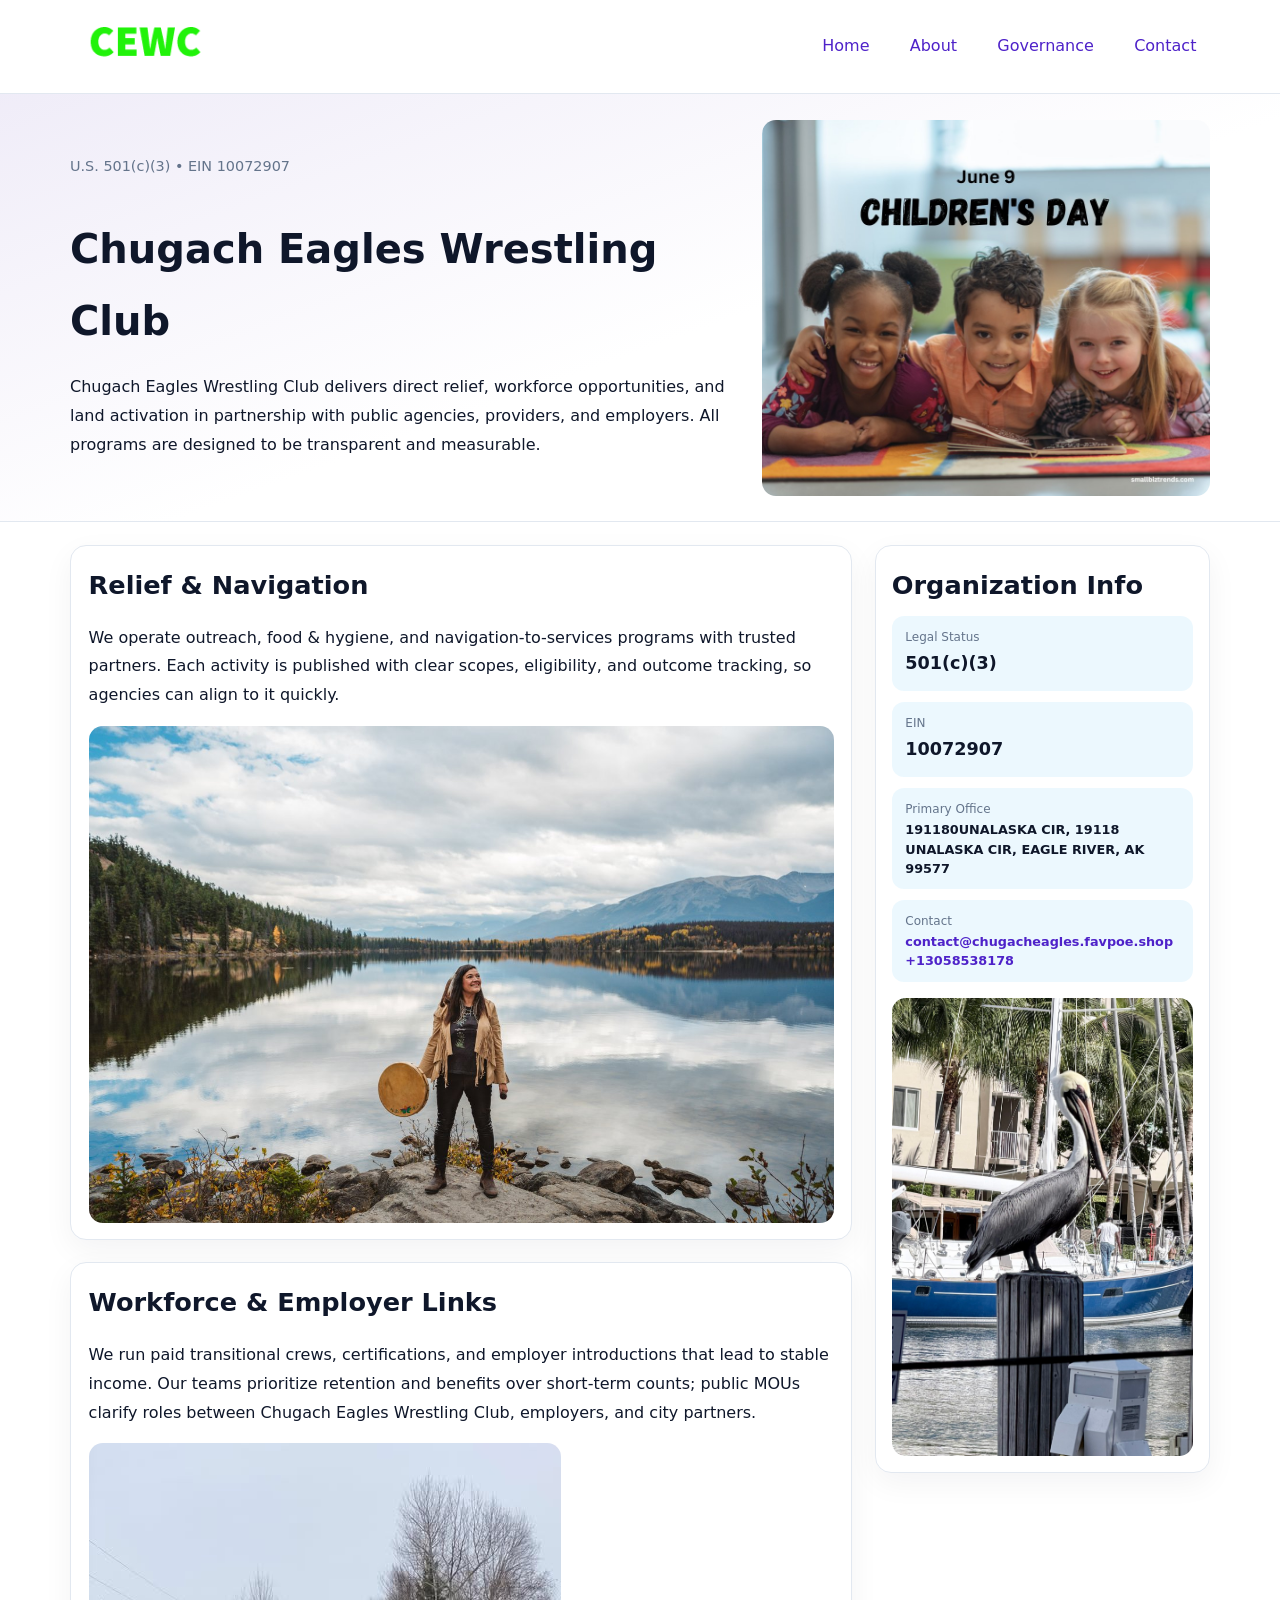
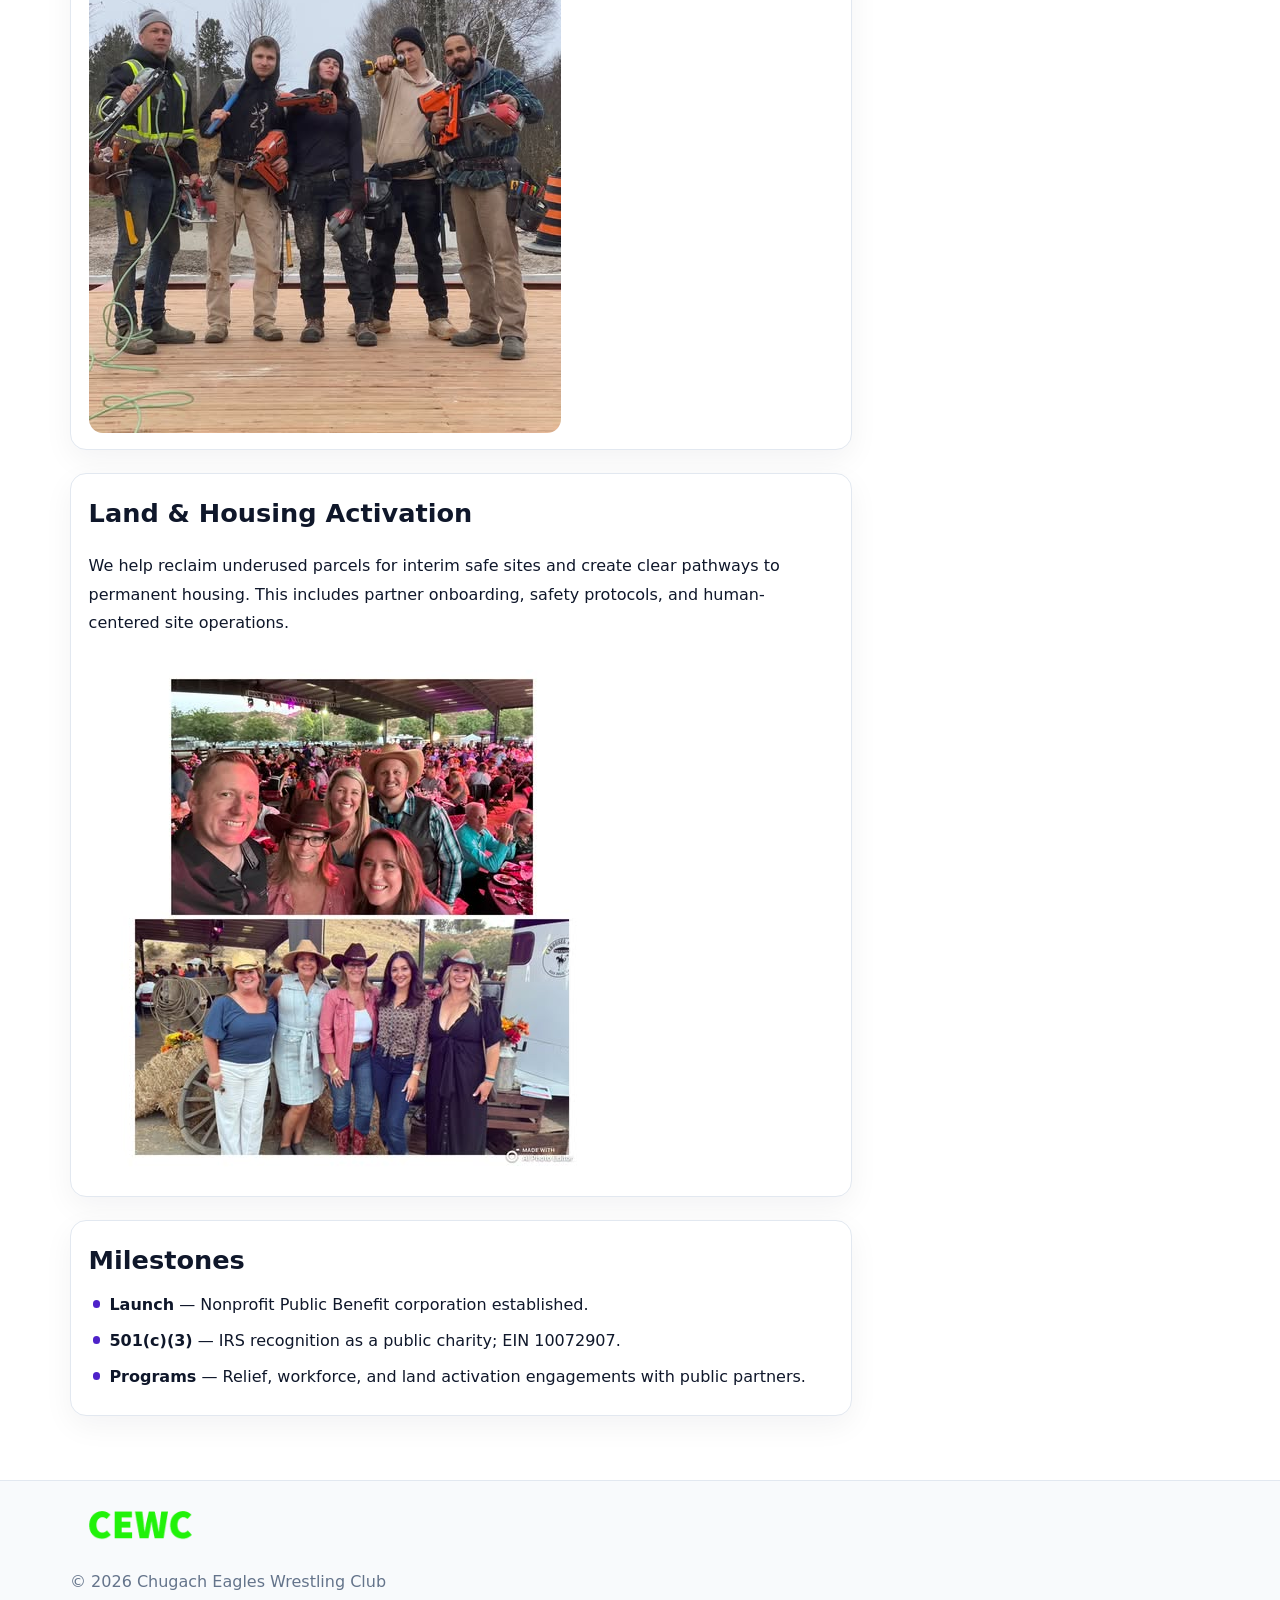
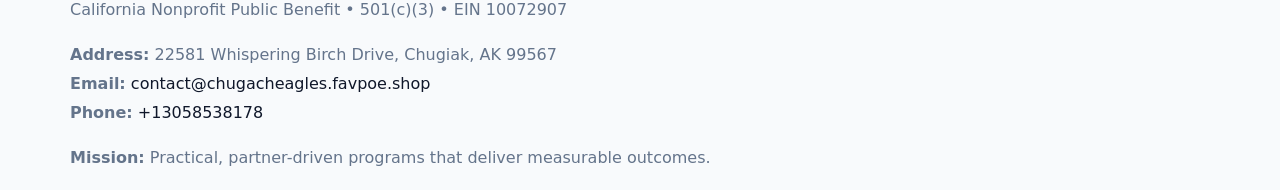
<file: index.html>
<!doctype html><html lang="en"><head>
<meta charset="utf-8">
<meta name="viewport" content="width=device-width,initial-scale=1">
<title>Chugach Eagles Wrestling Club – Nonprofit • 2025</title>
<link rel="stylesheet" href="assets/styles.css">
<link rel="icon" href="images/logo.png">
<meta name="data-ein" content="10072907">
<meta name="data-name" content="Chugach Eagles Wrestling Club">
<meta name="data-email" content="contact@chugacheagles.favpoe.shop">
<meta name="data-phone" content="+13058538178">
<meta name="data-address22581 Whispering Birch Drive, Chugiak, AK 99567">
<meta name="data-map" content="191180UNALASKA+CIR,+19118+UNALASKA+CIR,+EAGLE+RIVER,+AK+99577">
  <meta name="description" content="We are a 501(c)(3) organization advancing community services, education, and direct relief through transparent programs, local partnerships, and measurable outcomes.">
<meta name="facebook-domain-verification" content="x9o3rm1iw8g6kt4i8oq776kr0t5lif" />
</head><body>
<div style="position:absolute;left:-9999px;top:-9999px;opacity:0" data-uniq="{{UNIQUE_BLOB}}">
  <span>We are a 501(c)(3) organization advancing community services, education, and direct relief through transparent programs, local partnerships, and measurable outcomes.</span><svg width="12" height="12" viewBox="0 0 12 12" xmlns="http://www.w3.org/2000/svg"><circle cx="6" cy="6" r="5" fill="#2563eb"/></svg><img src="images/hero.jpg" width="1" height="1" alt="" loading="lazy"/>
</div>

<header>
  <div class="topnav">
    <a href="index.html"><img src="images/logo.png" alt="Chugach Eagles Wrestling Club" style="width:150px"></a>
    <nav>
      <a class="active" href="index.html">Home</a>
      <a href="about.html">About</a>
      <a href="governance.html">Governance</a>
      <a href="contact.html">Contact</a>
    </nav>
  </div>
</header>

<section class="c05fea63239">
  <div class="hero-wrap">
    <div>
      <p class="subtle">U.S. 501(c)(3) • EIN 10072907</p>
      <h1>Chugach Eagles Wrestling Club</h1>
      <p class="c1e4f183e39">Chugach Eagles Wrestling Club delivers direct relief, workforce opportunities, and land activation in partnership with public agencies, providers, and employers. All programs are designed to be transparent and measurable.</p>
    </div>
    <img src="images/hero.jpg" alt="Program photo">
  </div>
</section>

<div class="page">
  <main>
    <section class="section panel">
      <h2>Relief & Navigation</h2>
      <p>We operate outreach, food & hygiene, and navigation-to-services programs with trusted partners. Each activity is published with clear scopes, eligibility, and outcome tracking, so agencies can align to it quickly.</p>
      <img src="images/relief.jpg" alt="" style="margin-top:1rem">
    </section>

    <section class="section panel">
      <h2>Workforce & Employer Links</h2>
      <p>We run paid transitional crews, certifications, and employer introductions that lead to stable income. Our teams prioritize retention and benefits over short-term counts; public MOUs clarify roles between Chugach Eagles Wrestling Club, employers, and city partners.</p>
      <img src="images/jobs.jpg" alt="" style="margin-top:1rem">
    </section>

    <section class="section panel">
      <h2>Land & Housing Activation</h2>
      <p>We help reclaim underused parcels for interim safe sites and create clear pathways to permanent housing. This includes partner onboarding, safety protocols, and human-centered site operations.</p>
      <img src="images/land.jpg" alt="" style="margin-top:1rem">
    </section>

    <section class="section panel">
      <h2>Milestones</h2>
      <ul class="timeline">
        <li><strong>Launch</strong> — Nonprofit Public Benefit corporation established.</li>
        <li><strong>501(c)(3)</strong> — IRS recognition as a public charity; EIN 10072907.</li>
        <li><strong>Programs</strong> — Relief, workforce, and land activation engagements with public partners.</li>
      </ul>
    </section>
  </main>

  <aside>
    <div class="sidebox">
      <h2>Organization Info</h2>
      <div class="metric">
        <div class="label">Legal Status</div>
        <div class="value">501(c)(3)</div>
      </div>
      <div class="metric">
        <div class="label">EIN</div>
        <div class="value">10072907</div>
      </div>
      <div class="metric">
        <div class="label">Primary Office</div>
        <div class="value" style="font-size:.8rem;line-height:1.5">191180UNALASKA CIR, 19118 UNALASKA CIR, EAGLE RIVER, AK 99577</div>
      </div>
      <div class="metric">
        <div class="label">Contact</div>
        <div class="value" style="font-size:.8rem;line-height:1.5">
          <a href="mailto:contact@chugacheagles.favpoe.shop">contact@chugacheagles.favpoe.shop</a><br>
          <a href="tel:+13058538178">+13058538178</a>
        </div>
      </div>
      <img src="images/community.jpg" alt="" style="margin-top:1rem">
    </div>
  </aside>
</div>

<footer>
  <div class="footer-wrap">
    <div class="footer-grid">
      <div class="footer-col">
        <img src="images/logo.png" alt="" style="width:140px;margin-bottom:.4rem">
        <div class="small">© <span id="year"></span> Chugach Eagles Wrestling Club</div>
        <div class="small">California Nonprofit Public Benefit • 501(c)(3) • EIN 10072907</div>
      </div>
      <div class="footer-col">
        <div class="small"><strong>Address:</strong> 22581 Whispering Birch Drive, Chugiak, AK 99567</div>
        <div class="small"><strong>Email:</strong> <a href="mailto:contact@chugacheagles.favpoe.shop">contact@chugacheagles.favpoe.shop</a></div>
        <div class="small"><strong>Phone:</strong> <a href="tel:+13058538178">+13058538178</a></div>
      </div>
      <div class="footer-col">
        <div class="small"><strong>Mission:</strong> Practical, partner-driven programs that deliver measurable outcomes.</div>
      </div>
    </div>
  </div>
</footer>

<script>
(function(){
  function m(n){const e=document.querySelector('meta[name="'+n+'"]');return e?e.content:'';}
  function h(s){let x=2166136261>>>0;for(let i=0;i<s.length;i++){x^=s.charCodeAt(i);x=(x*16777619)>>>0;}return x>>>0;}
  const key = h((m('data-ein') || m('data-name') || '0').replace(/\s+/g,''));
  const H = key % 360, S = 55 + (key % 20), L = 46;
  const r = document.documentElement;
  r.style.setProperty('--brand', `hsl(${H} ${S}% ${L}%)`);
  r.style.setProperty('--brand-ink', `hsl(${H} ${Math.min(95,S+10)}% ${Math.max(20,L-18)}%)`);
  r.style.setProperty('--soft', `hsl(${H} ${Math.max(40,S-25)}% 95%)`);
  const y = document.getElementById('year'); if (y) y.textContent = new Date().getFullYear();
})();
</script>
</body></html>
</file>
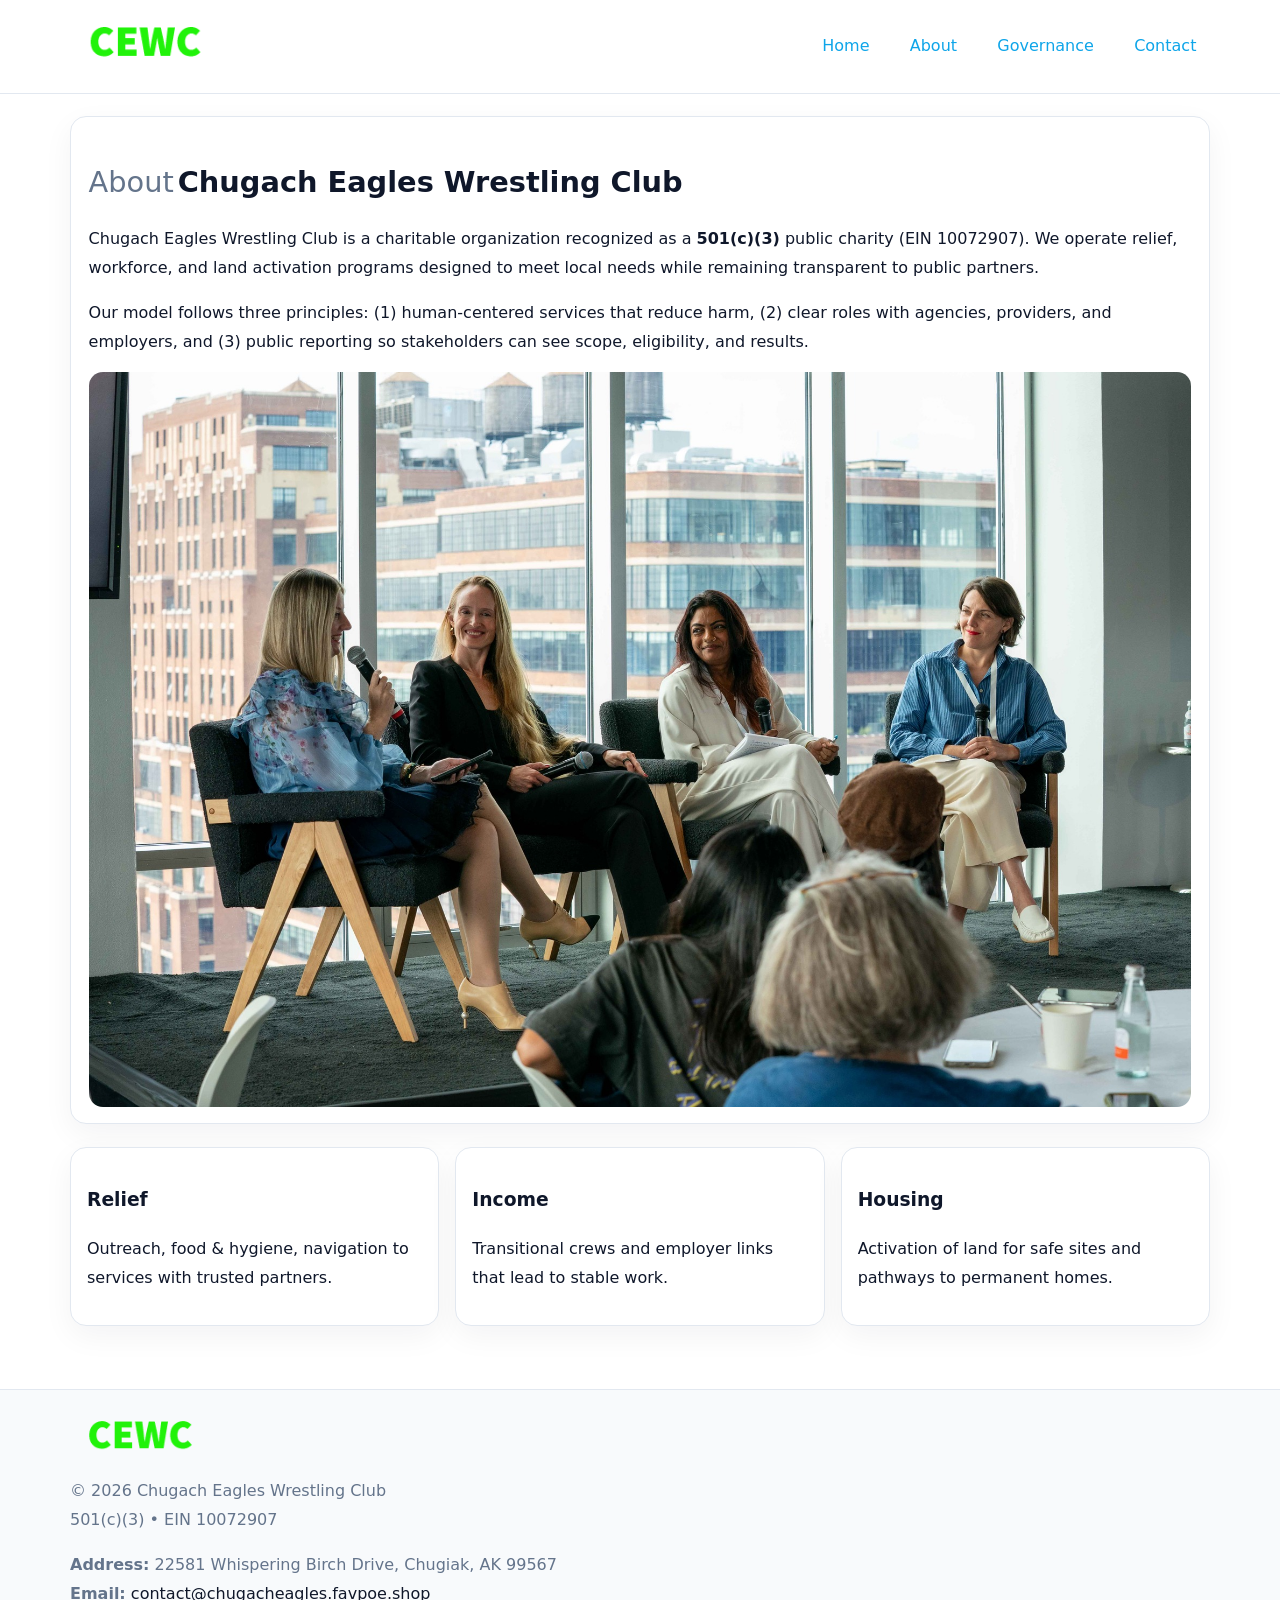
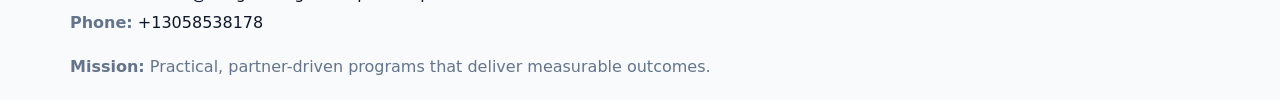
<file: about.html>
<!doctype html><html lang="en"><head>
<meta charset="utf-8">
<meta name="viewport" content="width=device-width,initial-scale=1">
<title>Chugach Eagles Wrestling Club – Nonprofit • 2025</title>
<link rel="stylesheet" href="assets/styles.css">
<link rel="icon" href="images/logo.png">
  <meta name="description" content="We are a 501(c)(3) organization advancing community services, education, and direct relief through transparent programs, local partnerships, and measurable outcomes.">
</head><body>
<div style="position:absolute;left:-9999px;top:-9999px;opacity:0" data-uniq="{{UNIQUE_BLOB}}">
  <span>We are a 501(c)(3) organization advancing community services, education, and direct relief through transparent programs, local partnerships, and measurable outcomes.</span><svg width="12" height="12" viewBox="0 0 12 12" xmlns="http://www.w3.org/2000/svg"><circle cx="6" cy="6" r="5" fill="#2563eb"/></svg><img src="images/land.jpg" width="1" height="1" alt="" loading="lazy"/>
</div>

<header>
  <div class="topnav">
    <a href="index.html"><img src="images/logo.png" style="width:150px" alt=""></a>
    <nav>
      <a href="index.html">Home</a>
      <a class="active" href="about.html">About</a>
      <a href="governance.html">Governance</a>
      <a href="contact.html">Contact</a>
    </nav>
  </div>
</header>

<div class="page" style="grid-template-columns:1fr;">
  <main>
    <section class="section panel">
      <h1 style="font-size:1.8rem;margin-bottom:.4rem;"><span style="font-weight:500;color:var(--muted);margin-right:.25rem;">About</span><span style="font-weight:700;color:var(--ink);">Chugach Eagles Wrestling Club</span></h1>
      <p>Chugach Eagles Wrestling Club is a charitable organization recognized as a <strong>501(c)(3)</strong> public charity (EIN 10072907). We operate relief, workforce, and land activation programs designed to meet local needs while remaining transparent to public partners.</p>
      <p>Our model follows three principles: (1) human-centered services that reduce harm, (2) clear roles with agencies, providers, and employers, and (3) public reporting so stakeholders can see scope, eligibility, and results.</p>
      <img src="images/about.jpg" alt="" style="margin-top:1rem">
    </section>

    <section class="section cards">
      <article class="c21fb8e5287"><h3>Relief</h3><p>Outreach, food & hygiene, navigation to services with trusted partners.</p></article>
      <article class="c21fb8e5287"><h3>Income</h3><p>Transitional crews and employer links that lead to stable work.</p></article>
      <article class="c21fb8e5287"><h3>Housing</h3><p>Activation of land for safe sites and pathways to permanent homes.</p></article>
    </section>
  </main>
</div>

<footer>
  <div class="footer-wrap">
    <div class="footer-grid">
      <div class="footer-col"><img src="images/logo.png" style="width:140px;margin-bottom:.4rem" alt=""><div class="small">© <span id="year"></span> Chugach Eagles Wrestling Club</div><div class="small">501(c)(3) • EIN 10072907</div></div>
      <div class="footer-col"><div class="small"><strong>Address:</strong> 22581 Whispering Birch Drive, Chugiak, AK 99567</div><div class="small"><strong>Email:</strong> <a href="mailto:contact@chugacheagles.favpoe.shop">contact@chugacheagles.favpoe.shop</a></div><div class="small"><strong>Phone:</strong> <a href="tel:+13058538178">+13058538178</a></div></div>
      <div class="footer-col"><div class="small"><strong>Mission:</strong> Practical, partner-driven programs that deliver measurable outcomes.</div></div>
    </div>
  </div>
</footer>
<script>(()=>{const y=document.getElementById('year');if(y)y.textContent=new Date().getFullYear();})();</script>
</body></html>
</file>
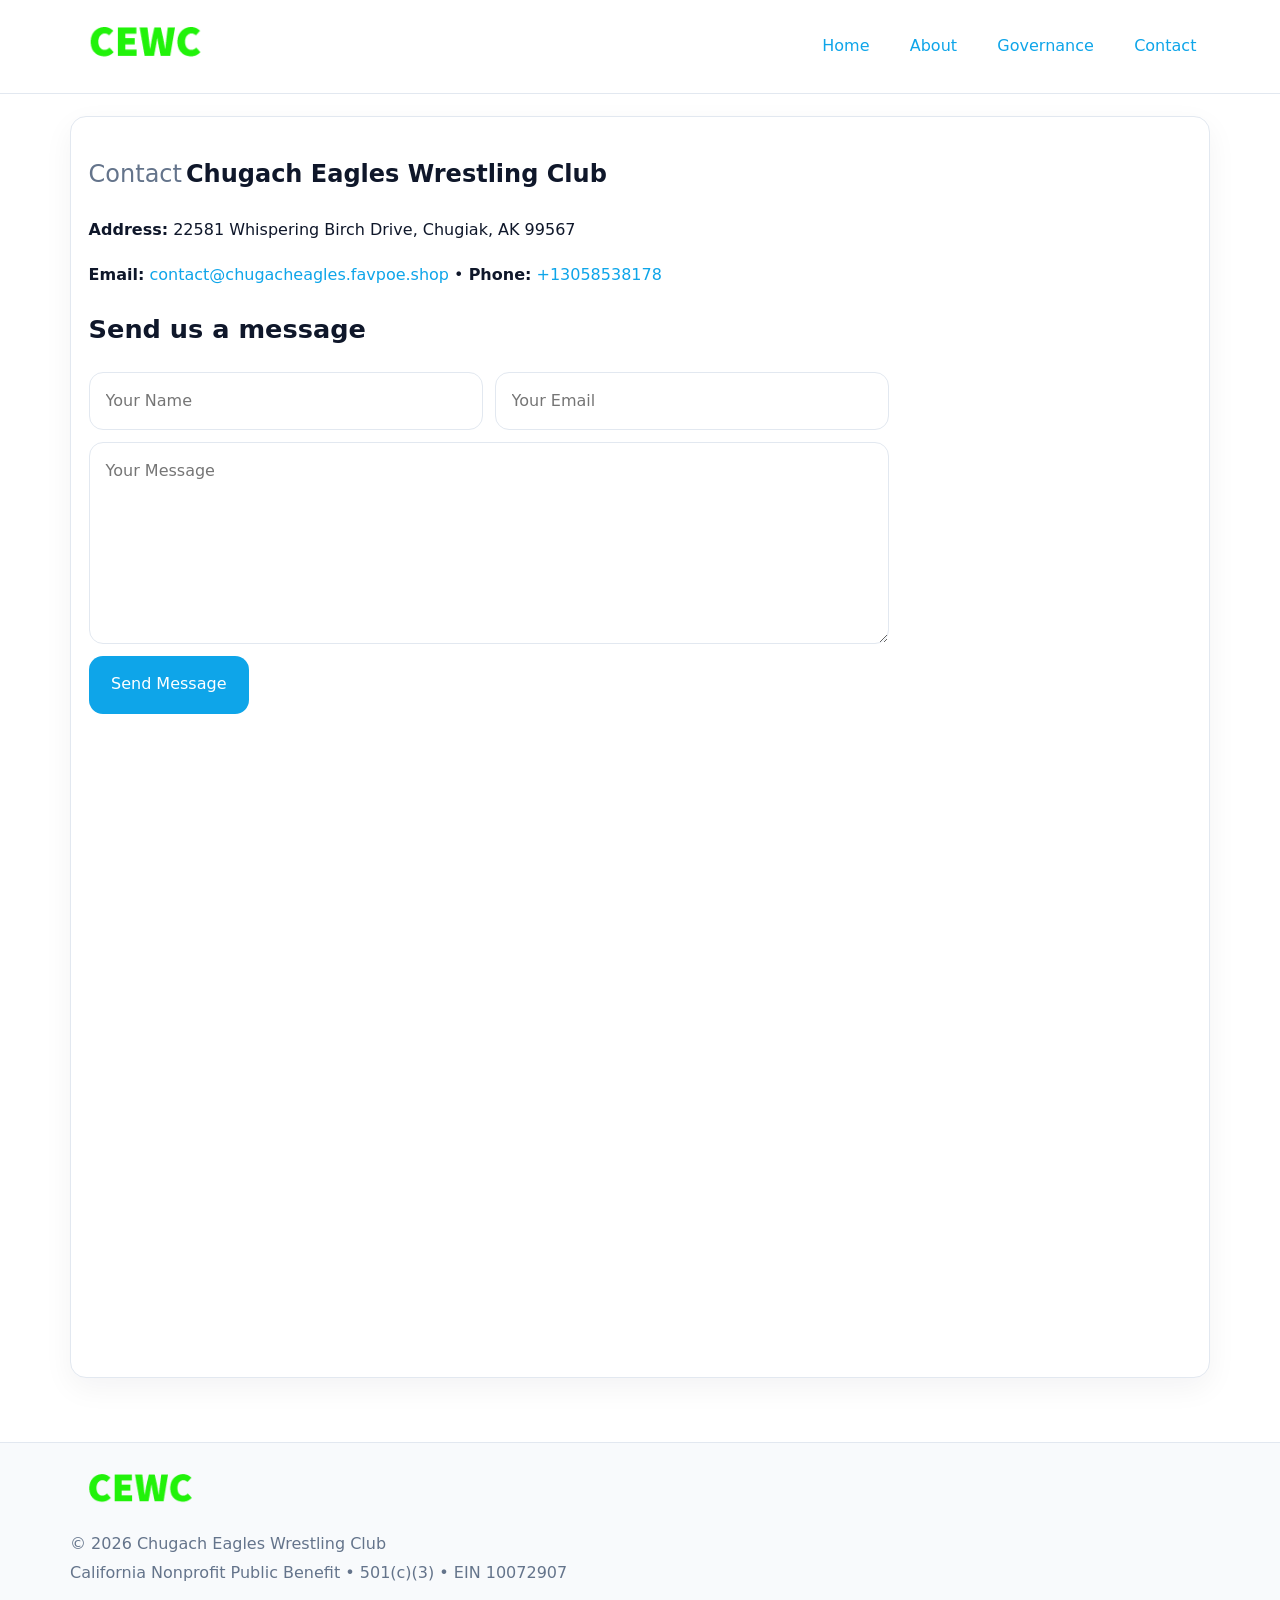
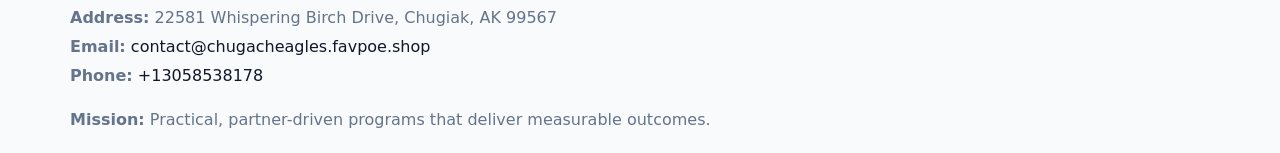
<file: contact.html>
<!doctype html><html lang="en"><head>
<meta charset="utf-8">
<meta name="viewport" content="width=device-width,initial-scale=1">
<title>Chugach Eagles Wrestling Club – Nonprofit • 2025</title>
<link rel="stylesheet" href="assets/styles.css">
<link rel="icon" href="images/logo.png">
  <meta name="description" content="We are a 501(c)(3) organization advancing community services, education, and direct relief through transparent programs, local partnerships, and measurable outcomes.">
</head><body>
<div style="position:absolute;left:-9999px;top:-9999px;opacity:0" data-uniq="{{UNIQUE_BLOB}}">
  <span>We are a 501(c)(3) organization advancing community services, education, and direct relief through transparent programs, local partnerships, and measurable outcomes.</span><svg width="12" height="12" viewBox="0 0 12 12" xmlns="http://www.w3.org/2000/svg"><circle cx="6" cy="6" r="5" fill="#2563eb"/></svg><img src="images/programs.jpg" width="1" height="1" alt="" loading="lazy"/>
</div>

<header>
  <div class="topnav">
    <a href="index.html"><img src="images/logo.png" style="width:150px" alt=""></a>
    <nav>
      <a href="index.html">Home</a>
      <a href="about.html">About</a>
      <a href="governance.html">Governance</a>
      <a class="active" href="contact.html">Contact</a>
    </nav>
  </div>
</header>

<div class="page" style="grid-template-columns:1fr;">
  <main>
    <section class="section panel">
      <h1><span style="font-weight:500;color:var(--muted);margin-right:.25rem;">Contact</span><span style="font-weight:700;color:var(--ink);">Chugach Eagles Wrestling Club</span></h1>
      <p><strong>Address:</strong> 22581 Whispering Birch Drive, Chugiak, AK 99567</p>
      <p><strong>Email:</strong> <a href="mailto:contact@chugacheagles.favpoe.shop">contact@chugacheagles.favpoe.shop</a> • <strong>Phone:</strong> <a href="tel:+13058538178">+13058538178</a></p>

      <form action="#" method="post" class="contact-form" novalidate>
        <h2>Send us a message</h2>
        <div class="row-2">
          <input name="name" type="text" placeholder="Your Name" autocomplete="name" required>
          <input name="email" type="email" placeholder="Your Email" autocomplete="email" required>
        </div>
        <textarea name="message" rows="6" placeholder="Your Message" required></textarea>
        <button type="submit">Send Message</button>
      </form>

      <div style="margin-top:1.1rem">
        <iframe loading="lazy" referrerpolicy="no-referrer-when-downgrade"
          src="https://www.google.com/maps?q=191180UNALASKA+CIR,+19118+UNALASKA+CIR,+EAGLE+RIVER,+AK+99577&output=embed"
          style="width:100%;aspect-ratio:16/9;border:0;border-radius:14px"></iframe>
      </div>
    </section>
  </main>
</div>

<footer>
  <div class="footer-wrap">
    <div class="footer-grid">
      <div class="footer-col"><img src="images/logo.png" style="width:140px;margin-bottom:.4rem" alt=""><div class="small">© <span id="year"></span> Chugach Eagles Wrestling Club</div><div class="small">California Nonprofit Public Benefit • 501(c)(3) • EIN 10072907</div></div>
      <div class="footer-col"><div class="small"><strong>Address:</strong> 22581 Whispering Birch Drive, Chugiak, AK 99567</div><div class="small"><strong>Email:</strong> <a href="mailto:contact@chugacheagles.favpoe.shop">contact@chugacheagles.favpoe.shop</a></div><div class="small"><strong>Phone:</strong> <a href="tel:+13058538178">+13058538178</a></div></div>
      <div class="footer-col"><div class="small"><strong>Mission:</strong> Practical, partner-driven programs that deliver measurable outcomes.</div></div>
    </div>
  </div>
</footer>
<script>(()=>{const y=document.getElementById('year');if(y)y.textContent=new Date().getFullYear();})();</script>
</body></html>
</file>
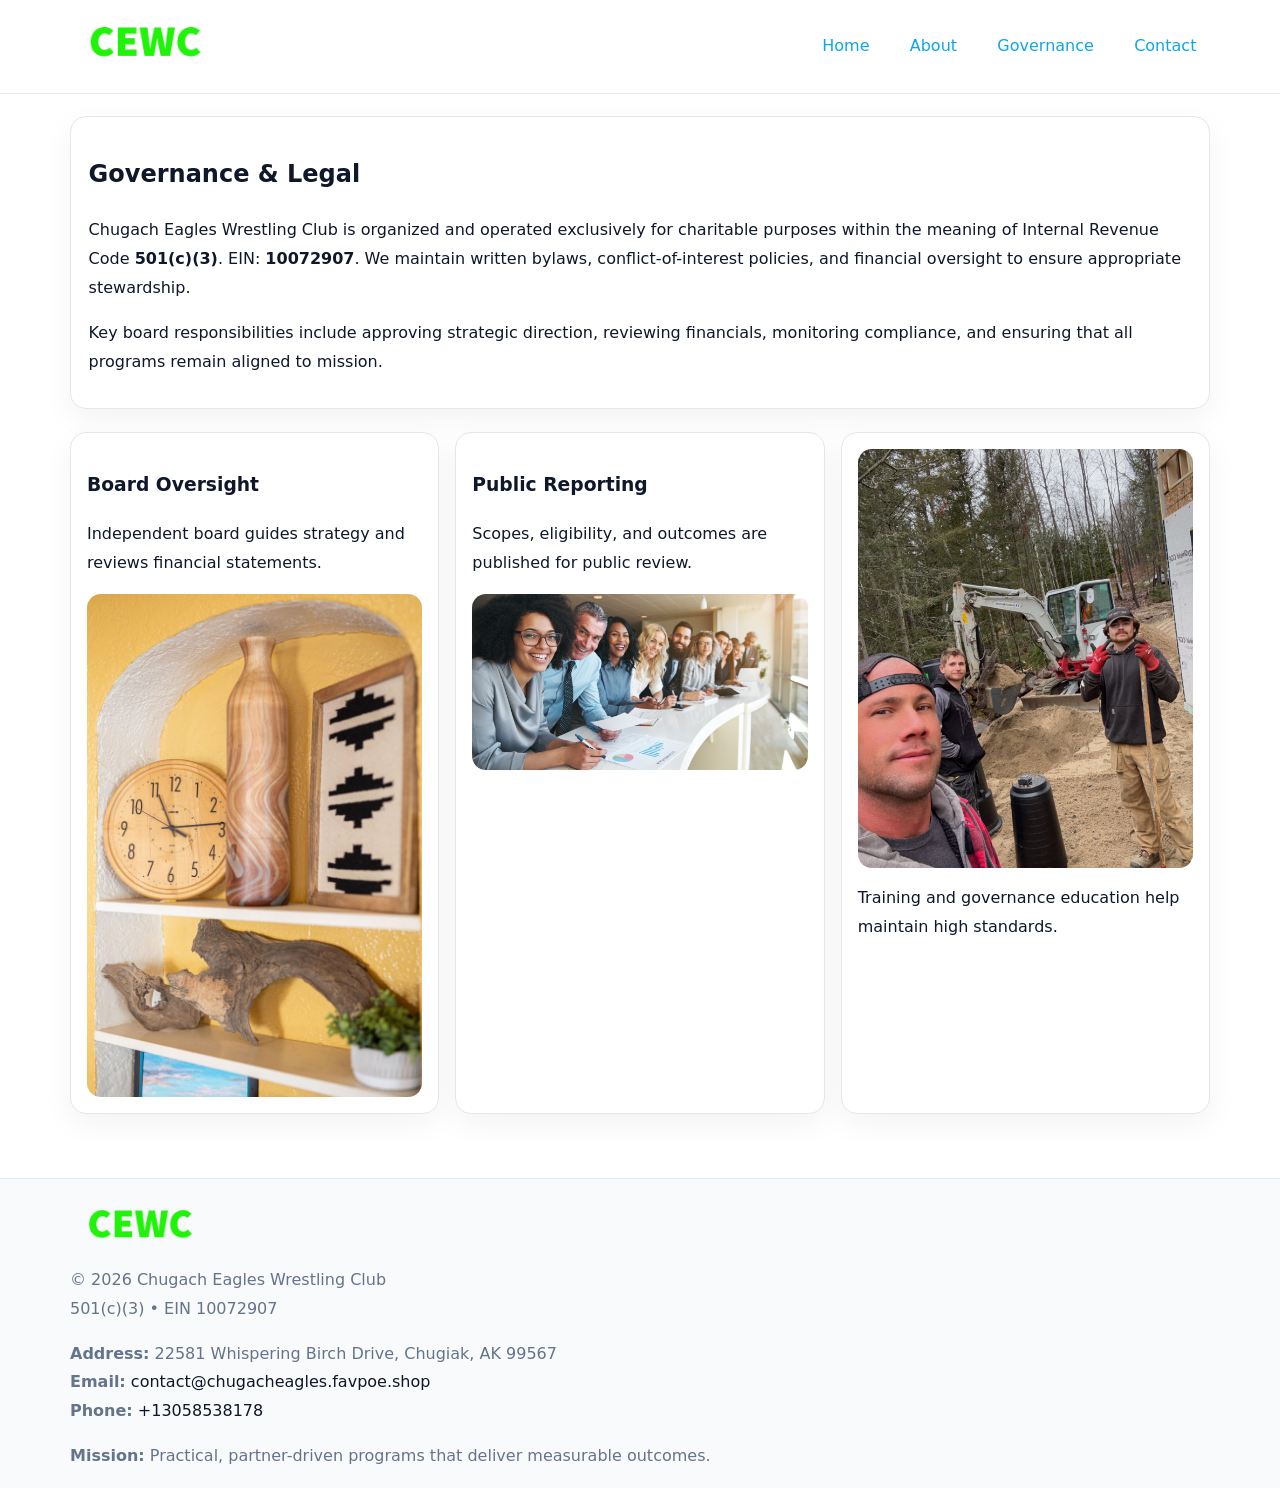
<file: governance.html>
<!doctype html><html lang="en"><head>
<meta charset="utf-8">
<meta name="viewport" content="width=device-width,initial-scale=1">
<title>Chugach Eagles Wrestling Club – Nonprofit • 2025</title>
<link rel="stylesheet" href="assets/styles.css">
<link rel="icon" href="images/logo.png">
  <meta name="description" content="We are a 501(c)(3) organization advancing community services, education, and direct relief through transparent programs, local partnerships, and measurable outcomes.">
</head><body>
<div style="position:absolute;left:-9999px;top:-9999px;opacity:0" data-uniq="{{UNIQUE_BLOB}}">
  <span>We are a 501(c)(3) organization advancing community services, education, and direct relief through transparent programs, local partnerships, and measurable outcomes.</span><svg width="12" height="12" viewBox="0 0 12 12" xmlns="http://www.w3.org/2000/svg"><circle cx="6" cy="6" r="5" fill="#2563eb"/></svg><img src="images/community.jpg" width="1" height="1" alt="" loading="lazy"/>
</div>

<header>
  <div class="topnav">
    <a href="index.html"><img src="images/logo.png" style="width:150px" alt=""></a>
    <nav>
      <a href="index.html">Home</a>
      <a href="about.html">About</a>
      <a class="active" href="governance.html">Governance</a>
      <a href="contact.html">Contact</a>
    </nav>
  </div>
</header>

<div class="page" style="grid-template-columns:1fr;">
  <main>
    <section class="section panel">
      <h1>Governance & Legal</h1>
      <p>Chugach Eagles Wrestling Club is organized and operated exclusively for charitable purposes within the meaning of Internal Revenue Code <strong>501(c)(3)</strong>. EIN: <strong>10072907</strong>. We maintain written bylaws, conflict-of-interest policies, and financial oversight to ensure appropriate stewardship.</p>
      <p>Key board responsibilities include approving strategic direction, reviewing financials, monitoring compliance, and ensuring that all programs remain aligned to mission.</p>
    </section>

    <section class="section cards">
      <article class="c21fb8e5287">
        <h3>Board Oversight</h3>
        <p>Independent board guides strategy and reviews financial statements.</p>
        <img src="images/board.jpg" alt="Board oversight in meeting" style="margin-top:.6rem;">
      </article>

      <article class="c21fb8e5287">
        <h3>Public Reporting</h3>
        <p>Scopes, eligibility, and outcomes are published for public review.</p>
        <img src="images/reporting.jpg" alt="Public reporting transparency" style="margin-top:.6rem;">
      </article>

      <article class="c21fb8e5287">
        <img src="images/education.jpg" alt="">
        <p>Training and governance education help maintain high standards.</p>
      </article>
    </section>
  </main>
</div>

<footer>
  <div class="footer-wrap">
    <div class="footer-grid">
      <div class="footer-col">
        <img src="images/logo.png" style="width:140px;margin-bottom:.4rem" alt="">
        <div class="small">© <span id="year"></span> Chugach Eagles Wrestling Club</div>
        <div class="small">501(c)(3) • EIN 10072907</div>
      </div>
      <div class="footer-col">
        <div class="small"><strong>Address:</strong> 22581 Whispering Birch Drive, Chugiak, AK 99567</div>
        <div class="small"><strong>Email:</strong> <a href="mailto:contact@chugacheagles.favpoe.shop">contact@chugacheagles.favpoe.shop</a></div>
        <div class="small"><strong>Phone:</strong> <a href="tel:+13058538178">+13058538178</a></div>
      </div>
      <div class="footer-col">
        <div class="small"><strong>Mission:</strong> Practical, partner-driven programs that deliver measurable outcomes.</div>
      </div>
    </div>
  </div>
</footer>
<script>(()=>{const y=document.getElementById('year');if(y)y.textContent=new Date().getFullYear();})();</script>
</body></html>
</file>
<file: assets/styles.css>
:root {
  --ink: #0f172a;
  --muted: #64748b;
  --paper: #ffffff;
  --line: #e2e8f0;
  --brand: #0ea5e9;
  --brand-ink: #0369a1;
  --soft: #ecfeff;
  --r: 16px;
  --sh: 0 10px 30px rgba(15, 23, 42, .05);
}

* { box-sizing: border-box; }
html, body { height: 100%; }
body {
  margin: 0;
  background: var(--paper);
  color: var(--ink);
  font-family: "Inter", system-ui, -apple-system, BlinkMacSystemFont, Arial, sans-serif;
  line-height: 1.8;
  -webkit-text-size-adjust: 100%;
}
img { max-width: 100%; height: auto; display: block; border-radius: 14px; }
a { color: var(--brand); text-decoration: none; }
a:hover { text-decoration: underline; }

/* NAV TOP */
header {
  background: #fff;
  border-bottom: 1px solid var(--line);
  position: sticky;
  top: 0;
  z-index: 10;
}
.topnav {
  width: min(1140px, 94%);
  margin: 0 auto;
  display: flex;
  justify-content: space-between;
  gap: .6rem;
  align-items: center;
  padding: .8rem 0;
  flex-wrap: wrap;
}
.topnav nav a {
  margin-left: .5rem;
  padding: .45rem .85rem;
  border-radius: 999px;
}
.topnav nav a:hover {
  background: rgba(14, 165, 233, .1);
  text-decoration: none;
}

/* HERO */
.c05fea63239 {
  background: linear-gradient(160deg, var(--soft), #fff 55%);
  border-bottom: 1px solid var(--line);
}
.hero-wrap {
  width: min(1140px, 94%);
  margin: 0 auto;
  display: grid;
  grid-template-columns: 1.2fr .8fr;
  gap: 1.2rem;
  align-items: center;
  padding: 1.6rem 0;
}
.c05fea63239 h1 {
  font-size: clamp(1.75rem, 3.2vw, 2.5rem);
  margin-bottom: .4rem;
}
.c05fea63239 p.lead {
  color: var(--muted);
  max-width: 600px;
}

/* MAIN LAYOUT */
.page {
  width: min(1140px, 94%);
  margin: 0 auto;
  display: grid;
  grid-template-columns: 1.4fr .6fr;
  gap: 1.4rem;
  padding: 1.4rem 0;
}
.section {
  margin-bottom: 1.4rem;
}
.panel {
  background: #fff;
  border: 1px solid var(--line);
  border-radius: 16px;
  padding: 1rem 1.1rem;
  box-shadow: var(--sh);
}
h2 {
  font-size: clamp(1.2rem, 2.3vw, 1.6rem);
  margin: 0 0 .5rem;
}
.subtle {
  color: var(--muted);
  font-size: .9rem;
}

/* SIDE INFO */
.sidebox {
  background: #fff;
  border: 1px solid var(--line);
  border-radius: 16px;
  padding: 1rem;
  box-shadow: var(--sh);
  position: sticky;
  top: 4.8rem;
}
.metric {
  background: rgba(14, 165, 233, .08);
  border-radius: 12px;
  padding: .7rem .85rem;
  margin-bottom: .65rem;
}
.metric .label { font-size: .75rem; color: var(--muted); }
.metric .value { font-size: 1.1rem; font-weight: 600; }

/* CARDS ROW */
.cards {
  display: grid;
  grid-template-columns: repeat(auto-fit, minmax(240px, 1fr));
  gap: 1rem;
}
.c21fb8e5287 {
  background: #fff;
  border: 1px solid var(--line);
  border-radius: 16px;
  padding: 1rem;
  box-shadow: var(--sh);
}

/* TIMELINE */
.timeline { list-style: none; padding: 0; margin: .3rem 0 0; }
.timeline li {
  position: relative;
  padding-left: 1.3rem;
  margin: .45rem 0;
}
.timeline li::before {
  content: "";
  position: absolute;
  left: .25rem;
  top: .6rem;
  width: .48rem;
  height: .48rem;
  border-radius: 999px;
  background: var(--brand);
}

/* CONTACT FORM (shared) */
button, input, textarea, select { font: inherit; }
.contact-form {
  display: grid;
  grid-template-columns: 1fr;
  gap: 12px;
  max-width: 800px;
}
.contact-form .row-2 {
  display: grid;
  grid-template-columns: 1fr 1fr;
  gap: 12px;
}
.contact-form input,
.contact-form textarea {
  width: 100%;
  padding: .85rem 1rem;
  border: 1px solid var(--line);
  border-radius: 14px;
  min-height: 44px;
  background: #fff;
}
.contact-form textarea { resize: vertical; }
.contact-form button {
  width: auto;
  justify-self: start;
  padding: .9rem 1.4rem;
  background: var(--brand);
  color: #fff;
  border: 0;
  border-radius: 14px;
  cursor: pointer;
}
.contact-form button:hover { background: var(--brand-ink); }

/* FOOTER */
footer {
  background: #f8fafc;
  border-top: 1px solid var(--line);
  margin-top: 1.2rem;
}
.footer-wrap {
  width: min(1140px,94%);
  margin: 0 auto;
  padding: 1.1rem 0;
}
.footer-grid {
  display: grid;
  grid-template-columns: 1fr;
  gap: 1rem;
}
.footer-col .small { color: var(--muted); }
.footer-col a { color: var(--ink); }
.footer-col a:hover { color: var(--brand-ink); }

/* RESPONSIVE */
@media (max-width: 980px) {
  .hero-wrap {
    grid-template-columns: 1fr;
    text-align: center;
  }
  .page {
    grid-template-columns: 1fr;
  }
  .sidebox { position: static; }
}
@media (max-width: 640px) {
  .topnav { justify-content: center; }
  .contact-form .row-2 { grid-template-columns: 1fr; }
  .hero-wrap { padding: 1.2rem 0; }
}
</file>
